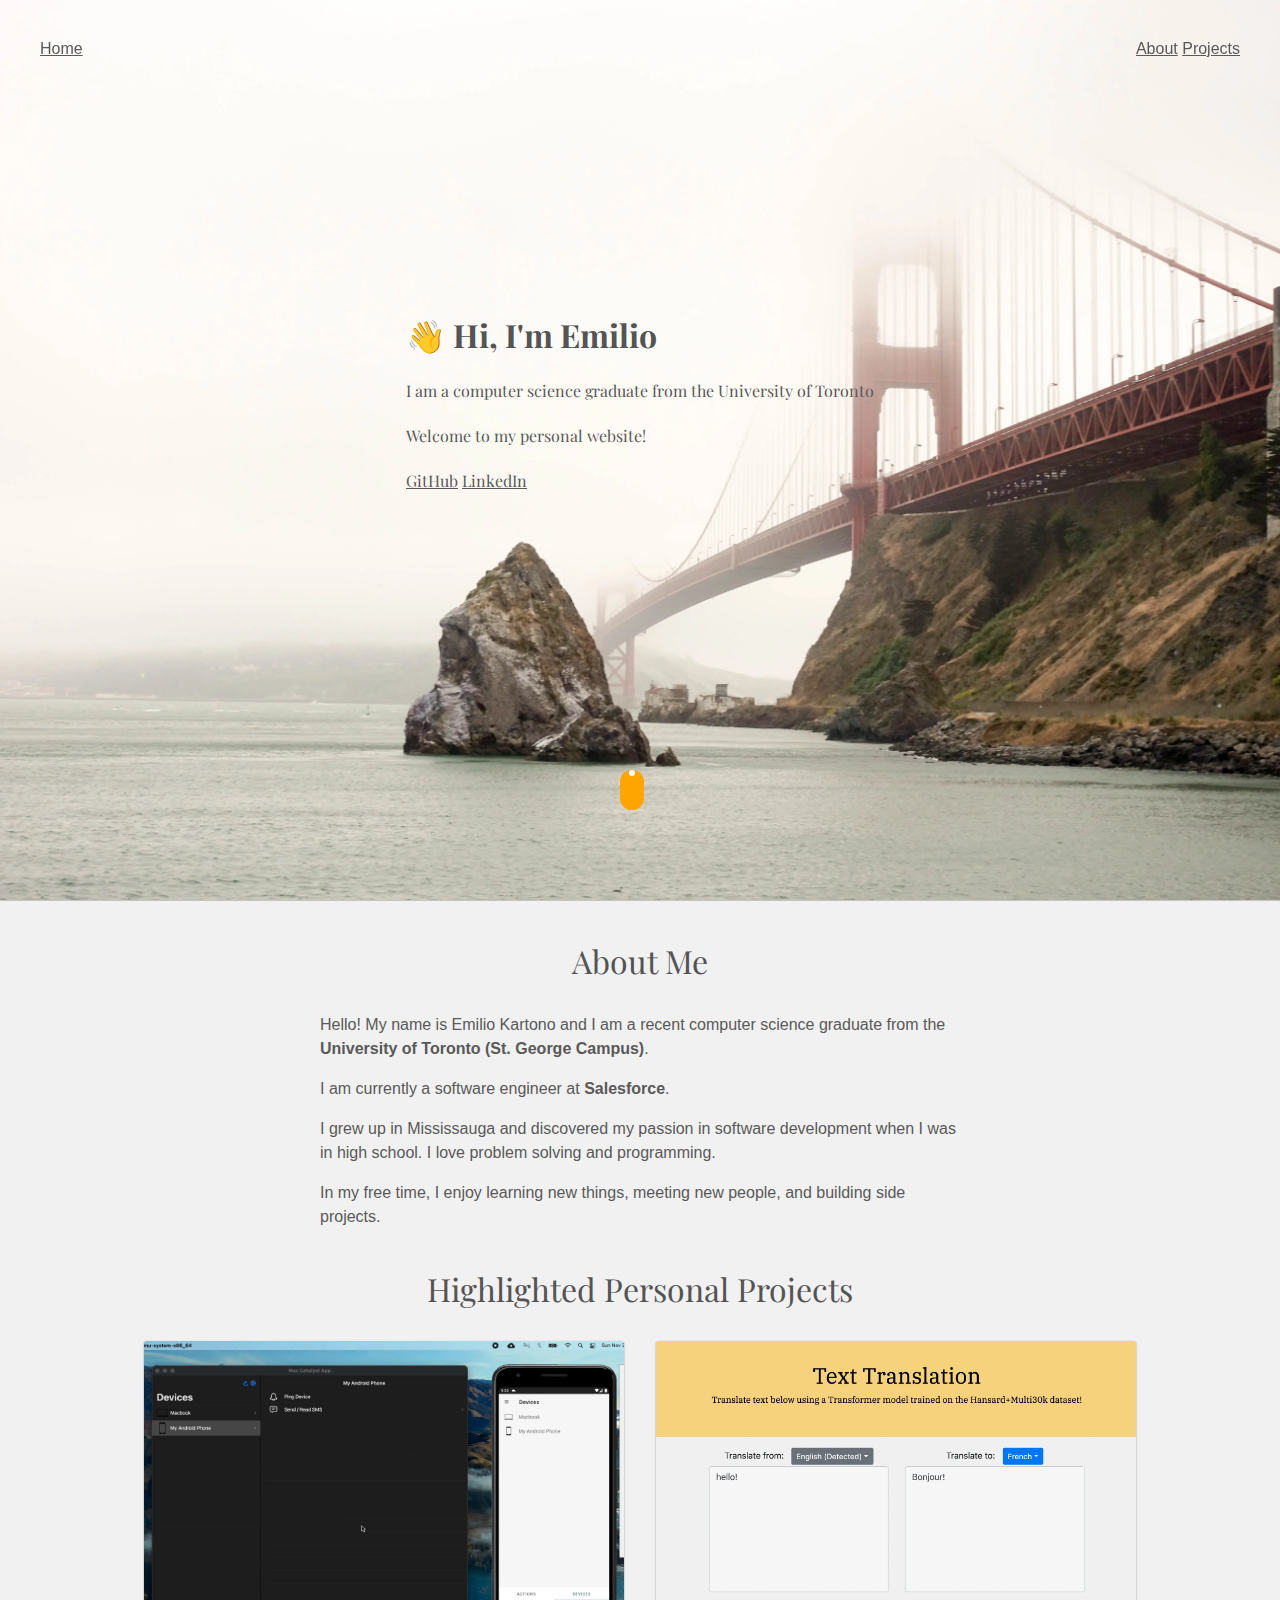
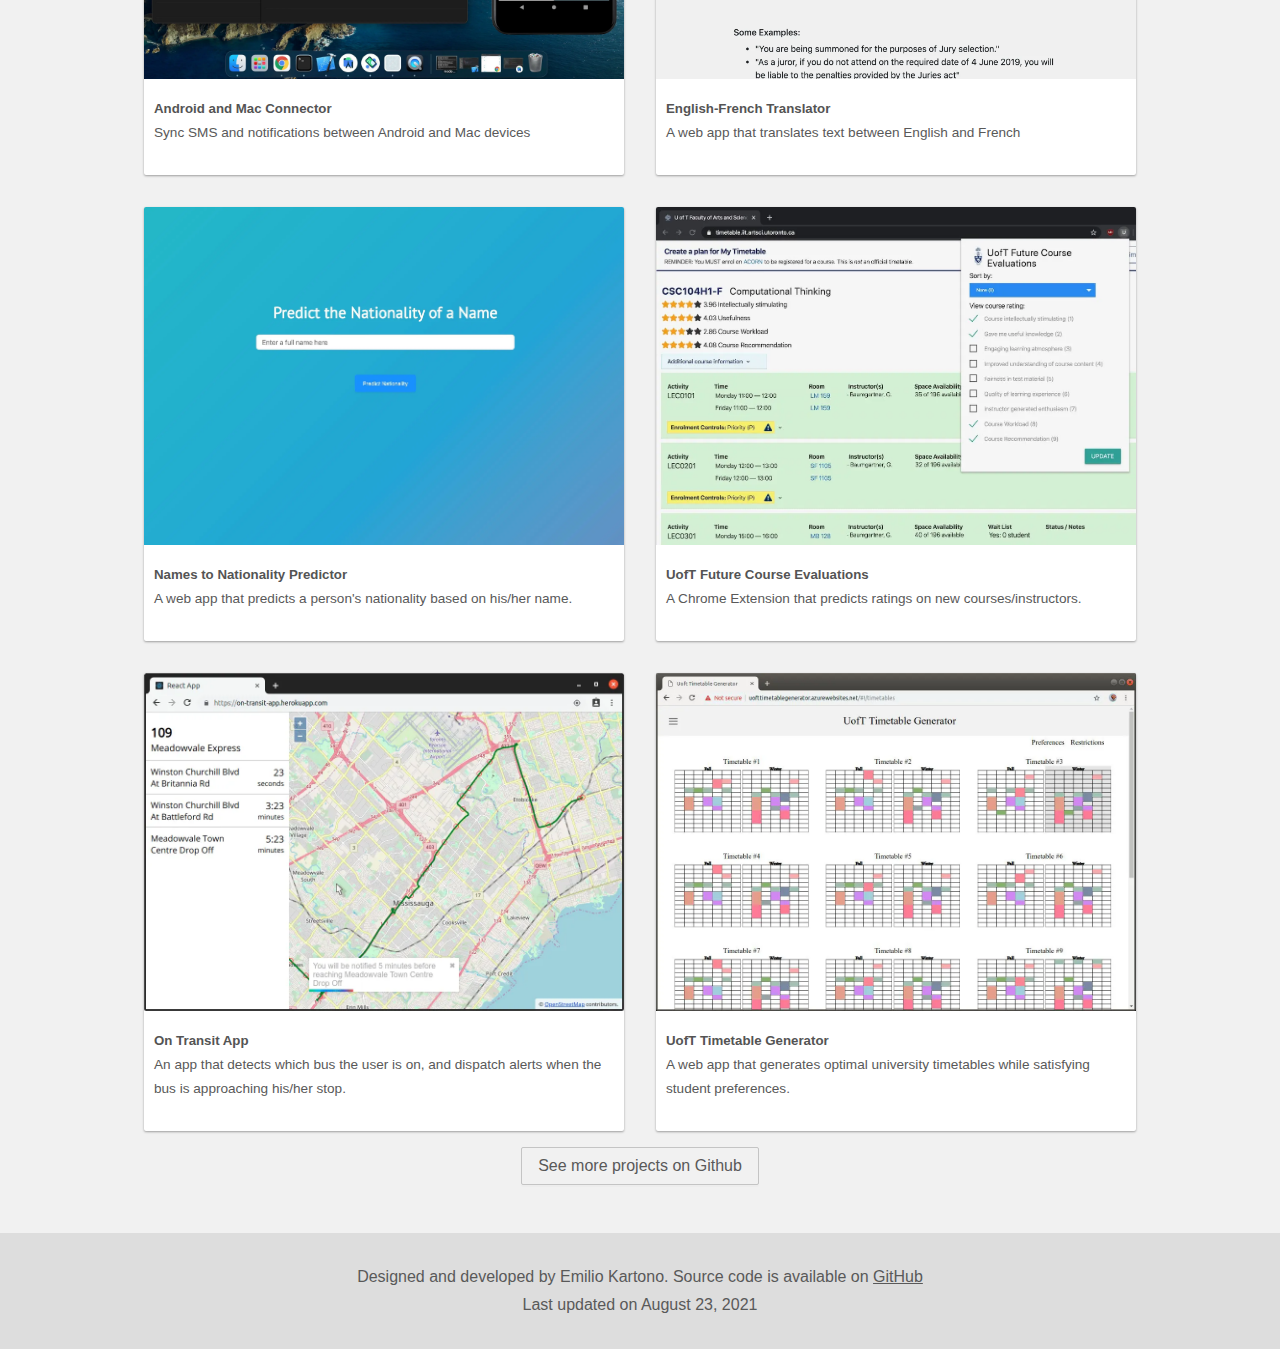
<file: index.html>
<!DOCTYPE html>
<html lang="en">

<head>
  <meta charset="utf-8">
  <meta name="viewport" content="width=device-width, initial-scale=1.0">
  <meta name="robots" content="noindex">

  <link rel="stylesheet" type="text/css" href="common/styles.css">
  <link rel="stylesheet" type="text/css" href="styles.css">

  <link href="https://fonts.googleapis.com/css?family=Playfair+Display:400,700&display=swap" rel="stylesheet"
    rel="preload" as="style">

  <title>Emilio Kartono's Portfolio</title>
  <meta name="description"
    content="A website containing a portfolio of my projects, made in Vanilla JS without any frameworks">
</head>

<body>
  <div class="global-header">
    <div class="global-header__contents">
      <a id="global-header__home-button" href="#" title="Go back to home">Home</a>
      <div>
        <a id="global-header__about-button" href="#about" title="See about section">About</a>
        <a id="global-header__projects-button" href="#projects" title="See projects section">Projects</a>
      </div>
    </div>
  </div>
  <div id='intro' class='intro'>
    <div id='intro__content' class='intro__content'>
      <h1>👋 Hi, I'm Emilio</h1>
      <p>I am a computer science graduate from the University of Toronto</p>
      <p>Welcome to my personal website!</p>
      <div>
        <a href="https://github.com/EKarton">GitHub</a>
        <a href="https://linkedin.com/in/emiliokartono">LinkedIn</a>
      </div>
    </div>
    <a id="scroll-button" class="scroll-icon" href="#about" title="Go to about section"></a>
  </div>

  <div id="about" class="section section--about-me">
    <h1 class="section__title">About Me</h1>
    <p>
      Hello! My name is Emilio Kartono and I am a recent computer science graduate from the <b> University of
        Toronto
        (St. George Campus)</b>.
    </p>
    <p>I am currently a software engineer at <b>Salesforce</b>.</p>
    <p>
      I grew up in Mississauga and discovered my passion in software development when I was in high school. I love
      problem solving and programming.
    </p>
    <p>
      In my free time, I enjoy learning new things, meeting new people, and building side projects.
    </p>
  </div>

  <div id="projects" class="section section--side-projects">
    <h1 class="section__title">Highlighted Personal Projects</h1>
    <div class="side-projects">
      <a class="side-project" href="https://github.com/EKarton/Android-Mac-Connector"
        title="Android Mac Connector project">
        <img class="side-project__image" width="480" height="338" src="assets/images/optimized/android-mac-connector-demo.webp"
          title="Android Mac Connector" />
        <div class="side-project__captions">
          <h5 class="side-project__title">Android and Mac Connector</h5>
          <p class="side-project__description">Sync SMS and notifications between Android and Mac devices</p>
        </div>
      </a>

      <a class="side-project" href="https://github.com/EKarton/English-French-Translator"
        title="English French Translator project">
        <img class="side-project__image" width="480" height="338" src="assets/images/optimized/english-french-translator.webp"
          title="English French translator" />
        <div class=" side-project__captions">
          <h5 class="side-project__title">English-French Translator</h5>
          <p class="side-project__description">A web app that translates text between English and French</p>
        </div>
      </a>

      <a class="side-project" href="https://github.com/EKarton/Names-To-Nationality-Predictor"
        title="Names to Nationality Predictor">
        <img class="side-project__image" width="480" height="338" src="assets/images/optimized/names-to-nationality-predicter.webp"
          title="Names to nationality predicter" />
        <div class="side-project__captions">
          <h5 class="side-project__title">Names to Nationality Predictor</h5>
          <p class="side-project__description">
            A web app that predicts a person's nationality based on his/her name.
          </p>
        </div>
      </a>

      <a class="side-project" href="https://github.com/EKarton/UofT-Future-Course-Evaluations"
        title="UofT Future Course Evaluations">
        <img class="side-project__image" width="480" height="338" src="assets/images/optimized/uoft-future-course-eval.webp"
          title="UofT Future Course Evaluations" />
        <div class="side-project__captions">
          <h5 class="side-project__title">UofT Future Course Evaluations</h5>
          <p class="side-project__description">
            A Chrome Extension that predicts ratings on new courses/instructors.
          </p>
        </div>
      </a>

      <a class="side-project" href="https://github.com/EKarton/On-Transit-App" title="On Transit App">
        <img class="side-project__image" width="480" height="338" src="assets/images/optimized/on-transit-app-icon.webp"
          title="On Transit App" />
        <div class="side-project__captions">
          <h5 class="side-project__title">On Transit App</h5>
          <p class="side-project__description">
            An app that detects which bus the user is on, and dispatch alerts when the bus is approaching
            his/her stop.
          </p>
        </div>
      </a>

      <a class="side-project" href="https://github.com/EKarton/UofT-Timetable-Generator"
        title="UofT Timetable Generator">
        <img class=" side-project__image" width="480" height="338" src="assets/images/optimized/uoft-timetable-icon.webp"
          title="UofT Timetable Generator" />
        <div class="side-project__captions">
          <h5 class="side-project__title">UofT Timetable Generator</h5>
          <p class="side-project__description">
            A web app that generates optimal university timetables while satisfying student preferences.
          </p>
        </div>
      </a>
    </div>

    <a class="button" href="https://github.com/EKarton">See more projects on Github</a>
  </div>

  <footer id='footer'>
    <p>
      Designed and developed by Emilio Kartono. Source code is available on
      <a href="https://github.com/EKarton/ekarton.github.io" title="Webpage source code">GitHub</a>
    </p>
    <p>Last updated on August 23, 2021</p>
  </footer>

  <!-- Import all JS files here (for faster load times) -->
  <script src="main.js"></script>

</body>

</html>
</file>
<file: common/styles.css>
html, body {
  width: 100%;
  height: 100%;
}

body {
  font-family: sans-serif;
  margin: 0;
  background-color: #f1f1f1;
}

h1, h2, h3, h4, h5, h6 {
  color: #545454;
  margin: 0;
  display: inline-block;
}

p, li, a {
  color: #595959;
  margin: 0;
}
</file>
<file: styles.css>
.global-header {
  position: fixed;
  width: 100vw;
  z-index: 9999;
}

.global-header__contents {
  display: flex;
  justify-content: space-between;
  background-color: transparent;
  padding: 2.5rem 2.5rem 2.5rem 2.5rem;
  transition: all 100ms ease-in-out;
}

.global-header__contents--minimized {
  background-color: white;
  padding-top: 1rem;
  padding-bottom: 1rem;
  box-shadow: 0 2px 4px #f0f1f2;
}

.intro {
  width: 100vw;
  height: 100vh;
  border-bottom: 1px solid #c4c4c4;
  display: flex;
  align-items: center;
  justify-content: center;
  background: url("assets/images/optimized/background-3.webp");
  background-repeat: no-repeat;
  background-size: cover;
  background-position: center;
}

.intro__content {
  display: flex;
  flex-direction: column;
  justify-content: space-between;
  font-family: 'Playfair Display', serif;
  margin-bottom: 4.5rem;
}

.intro__content>* {
  margin-bottom: 1.5rem;
}

.scroll-icon {
  width: 1.5rem;
  height: 2.5rem;
  margin-left: -20px;
  box-shadow: inset 0 0 0 1px orange;
  border-radius: 25px;
  bottom: 10%;
  background-color: orange;
  border: none;
  position: absolute;
  left: 50%;
}

.scroll-icon:before {
  position: absolute;
  left: 50%;
  content: '';
  width: 6px;
  height: 6px;
  background: white;
  margin-left: -3px;
  top: 0px;
  border-radius: 4px;
  -webkit-animation-duration: 1.5s;
  animation-duration: 1.5s;
  -webkit-animation-iteration-count: infinite;
  animation-iteration-count: infinite;
  -webkit-animation-name: scroll;
  animation-name: scroll;
}

.scroll-icon:hover {
  background-color: #ffb84d;
  -webkit-transition: all 200ms ease-in;
  -webkit-transform: scale(1.1);
  -ms-transition: all 200ms ease-in;
  -ms-transform: scale(1.1);
  -moz-transition: all 200ms ease-in;
  -moz-transform: scale(1.1);
  transform: scale(1.1, 1.1);
}

@-webkit-keyframes scroll {
  0% {
    opacity: 1;
  }
  100% {
    opacity: 0;
    -webkit-transform: translateY(40px);
    transform: translateY(40px);
  }
}

@keyframes scroll {
  0% {
    opacity: 1;
  }
  100% {
    opacity: 0;
    -webkit-transform: translateY(40px);
    transform: translateY(40px);
  }
}

.section {
  margin-left: auto;
  margin-right: auto;
  line-height: 1.5rem;
  gap: 1rem;
  display: flex;
  flex-direction: column;
}

.section--about-me {
  max-width: 40rem;
}

.section--side-projects {
  max-width: 100rem;
  align-items: center;
}

.section__title {
  text-align: center;
  padding: 3rem 0 1.5rem 0;
  font-weight: 100;
  font-family: 'Playfair Display', serif;
}

.side-projects {
  display: flex;
  flex-direction: row;
  gap: 2rem;
  align-items: stretch;
  justify-content: center;
  flex-wrap: wrap;
}

.side-project {
  max-width: 30rem;
  width: 100%;
  border-width: 0px;
  border-color: #c4c4c4;
  border-style: solid;
  border-radius: 2px;
  box-shadow: 0 1px 3px rgb(0 0 0 / 12%), 0 1px 2px rgb(0 0 0 / 24%);
  transition: all 0.3s cubic-bezier(.25, .8, .25, 1);
  background-color: #ffffff;
  text-decoration: none;
}

.side-project:hover {
  box-shadow: 0 14px 28px rgba(0, 0, 0, 0.25), 0 10px 10px rgba(0, 0, 0, 0.22);
}

.side-project__image {
  width: 100%;
  border-top-left-radius: 2px;
  border-top-right-radius: 2px;
}

.side-project__captions {
  padding: 10px 10px 30px 10px;
}

.side-project__description {
  font-size: 0.85rem;
}

.button {
  padding: 0.375rem 1rem;
  text-decoration: none;
  border: 1px solid #c4c4c4;
  border-radius: 2px;
  box-shadow: 0 2px #00000004;
}

.button:hover {
  color: orange;
  border-color: orange;
  background: #fff;
}

#footer {
  margin-top: 3rem;
  text-align: center;
  padding-top: 35px;
  padding-bottom: 25px;
  background-color: #dddddd;
}

#footer>p {
  padding-bottom: 10px;
}
</file>
